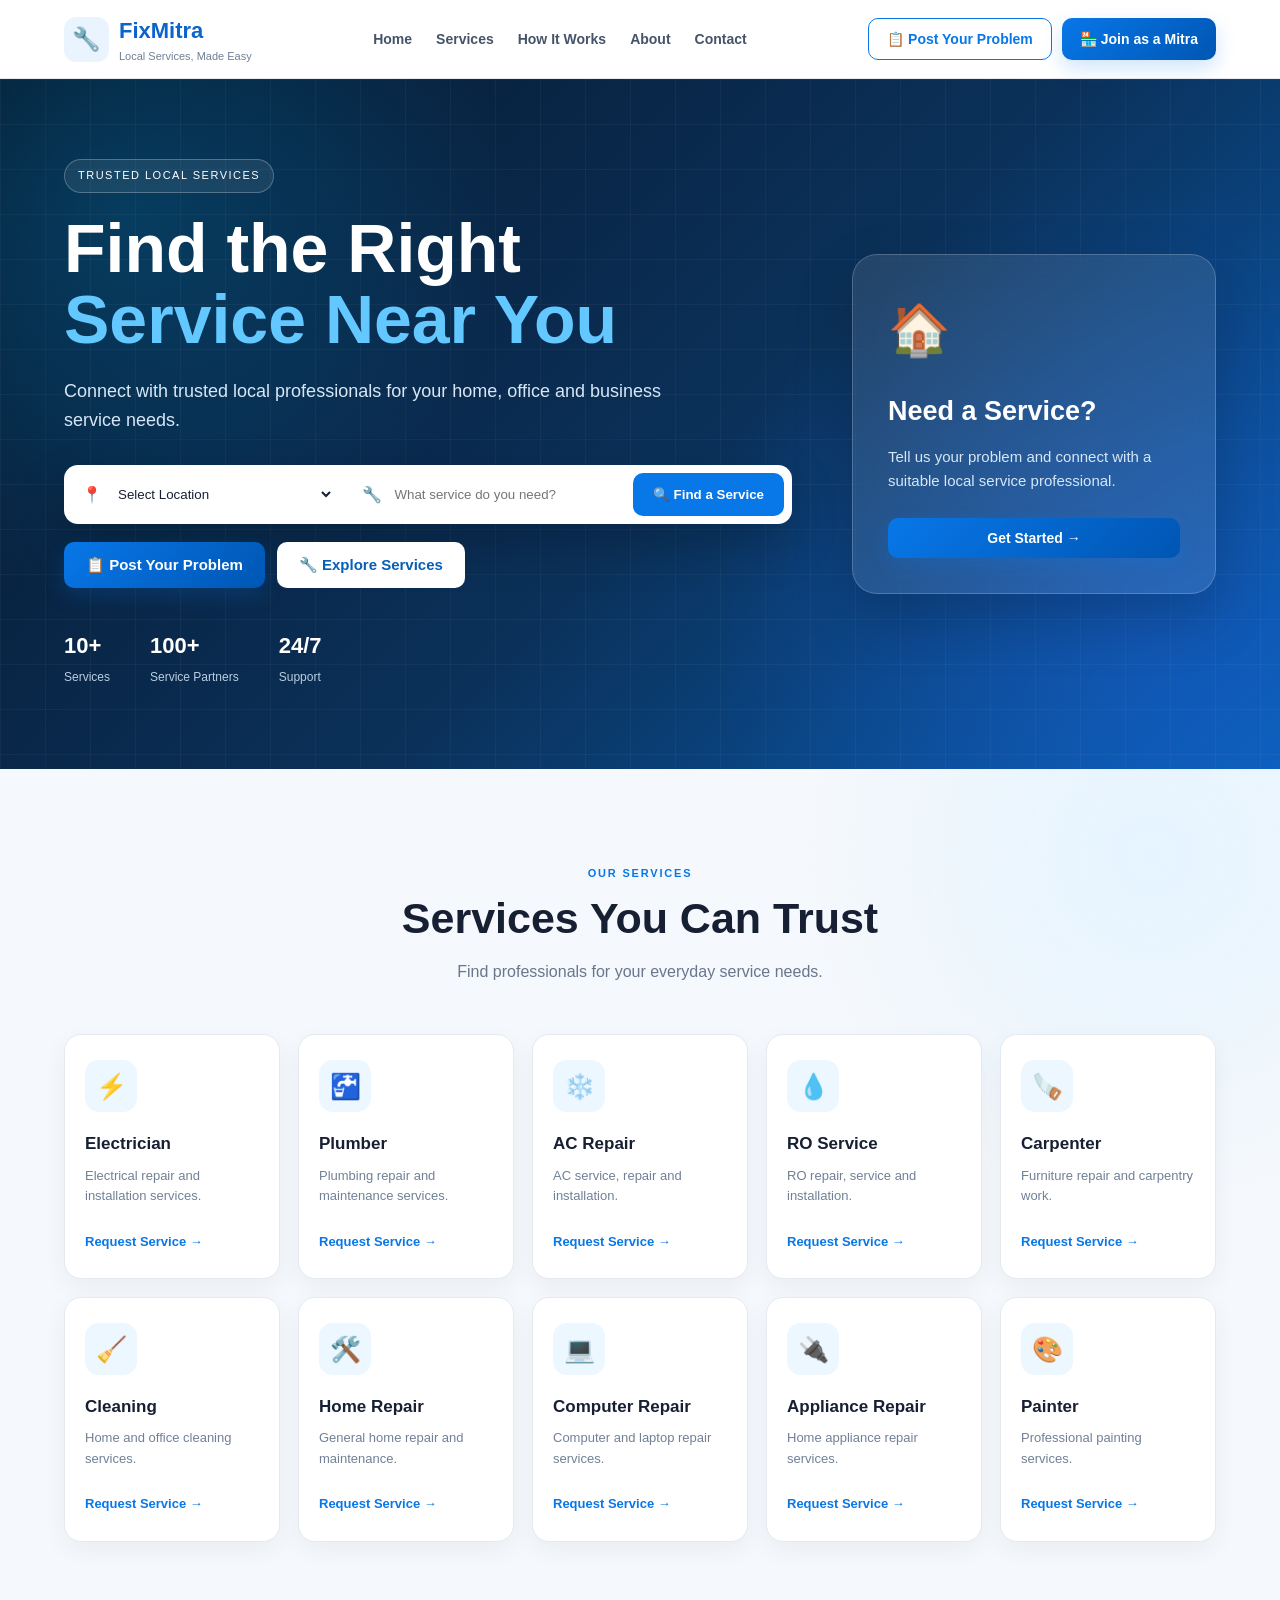
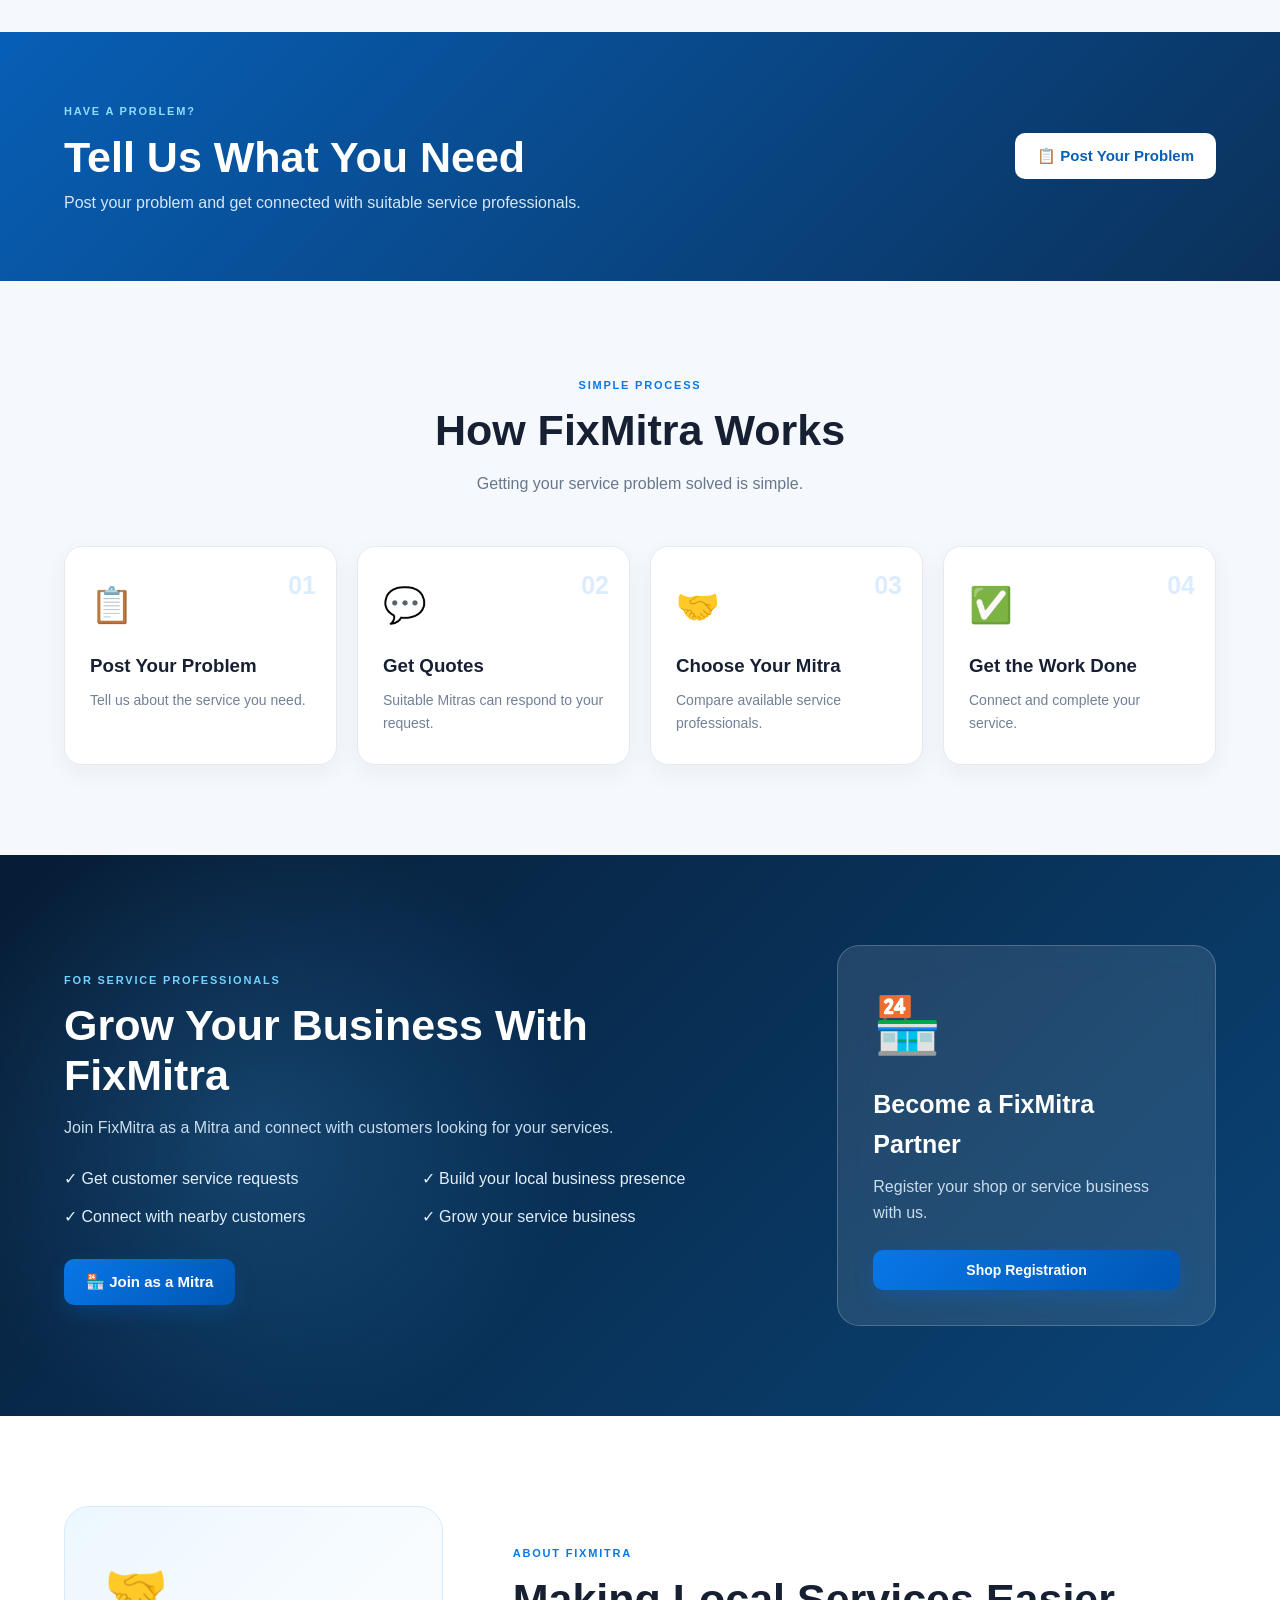
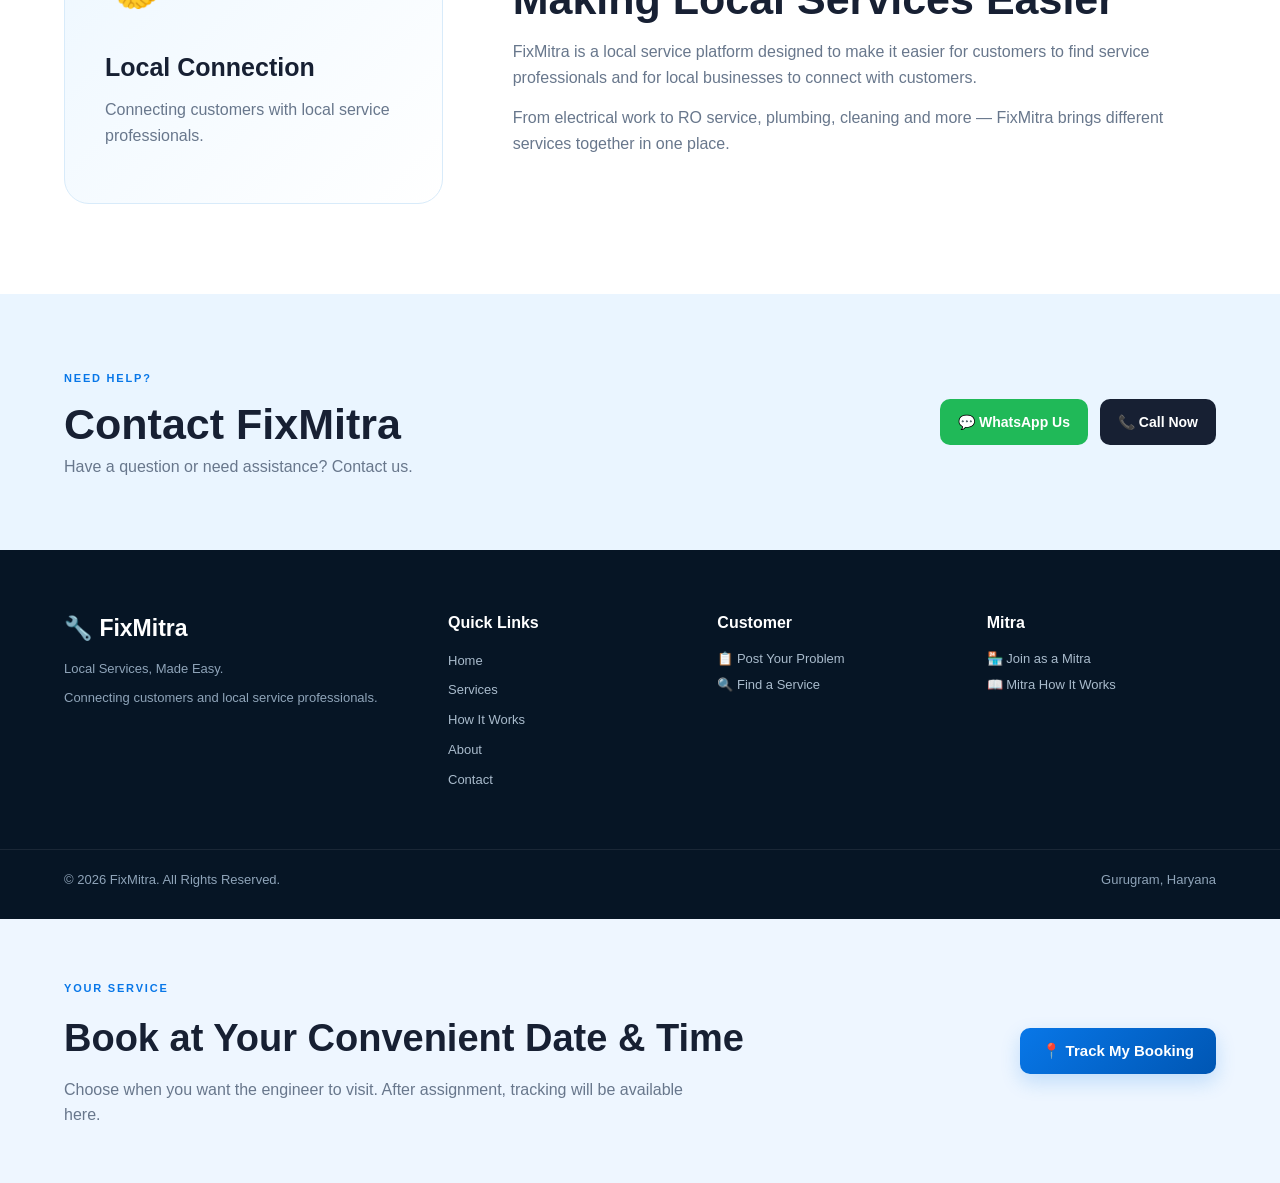
<file: fixmitra-index.html>
<!DOCTYPE html>
<html lang="en">

<head>
    <meta charset="UTF-8">

    <meta name="viewport" content="width=device-width, initial-scale=1.0">

    <title>FixMitra | Local Services, Made Easy</title>

    <meta name="description"
        content="FixMitra connects customers with trusted local service professionals for home and business services.">

    <link rel="stylesheet" href="style.css">
</head>

<body>

    <!-- ================= HEADER ================= -->

    <header class="header">

        <div class="container nav-container">

            <a href="#home" class="logo">
                <span class="logo-icon">🔧</span>

                <div>
                    <strong>FixMitra</strong>
                    <small>Local Services, Made Easy</small>
                </div>
            </a>

            <nav class="nav-menu">

                <a href="#home">Home</a>

                <a href="#services">Services</a>

                <a href="#how-it-works">How It Works</a>

                <a href="#about">About</a>

                <a href="#contact">Contact</a>

            </nav>

            <div class="header-buttons">

                <button class="btn btn-outline" onclick="openProblemForm()">
                    📋 Post Your Problem
                </button>

                <button class="btn btn-primary" onclick="openMitraForm()">
                    🏪 Join as a Mitra
                </button>

            </div>

        </div>

    </header>


    <!-- ================= HERO ================= -->

    <section class="hero" id="home">

        <div class="hero-background"></div>

        <div class="container hero-container">

            <div class="hero-content">

                <span class="hero-badge">
                    TRUSTED LOCAL SERVICES
                </span>

                <h1>
                    Find the Right
                    <span>Service Near You</span>
                </h1>

                <p>
                    Connect with trusted local professionals for your home,
                    office and business service needs.
                </p>


                <div class="search-box">

                    <div class="search-field">

                        <span>📍</span>

                        <select id="locationSelect">

                            <option value="">Select Location</option>

                            <option value="Gurugram">
                                Gurugram
                            </option>

                            <option value="Delhi">
                                Delhi
                            </option>

                            <option value="Noida">
                                Noida
                            </option>

                            <option value="Faridabad">
                                Faridabad
                            </option>

                        </select>

                    </div>


                    <div class="search-field">

                        <span>🔧</span>

                        <input
                            type="text"
                            id="serviceSearch"
                            placeholder="What service do you need?"
                        >

                    </div>


                    <button
                        class="search-button"
                        onclick="searchService()"
                    >
                        🔍 Find a Service
                    </button>

                </div>


                <div class="hero-buttons">

                    <button
                        class="btn btn-primary large-btn"
                        onclick="openProblemForm()"
                    >
                        📋 Post Your Problem
                    </button>

                    <button
                        class="btn btn-white large-btn"
                        onclick="document.getElementById('services').scrollIntoView({behavior:'smooth'})"
                    >
                        🔧 Explore Services
                    </button>

                </div>


                <div class="trust-row">

                    <div>
                        <strong>10+</strong>
                        <span>Services</span>
                    </div>

                    <div>
                        <strong>100+</strong>
                        <span>Service Partners</span>
                    </div>

                    <div>
                        <strong>24/7</strong>
                        <span>Support</span>
                    </div>

                </div>

            </div>


            <div class="hero-card">

                <div class="hero-card-icon">
                    🏠
                </div>

                <h3>
                    Need a Service?
                </h3>

                <p>
                    Tell us your problem and connect with a suitable local
                    service professional.
                </p>

                <button
                    class="btn btn-primary full-btn"
                    onclick="openProblemForm()"
                >
                    Get Started →
                </button>

            </div>

        </div>

    </section>


    <!-- ================= SERVICES ================= -->

    <section class="section services-section" id="services">

        <div class="container">

            <div class="section-heading">

                <span class="section-label">
                    OUR SERVICES
                </span>

                <h2>
                    Services You Can Trust
                </h2>

                <p>
                    Find professionals for your everyday service needs.
                </p>

            </div>


            <div class="services-grid">


                <div class="service-card">

                    <div class="service-icon">
                        ⚡
                    </div>

                    <h3>Electrician</h3>

                    <p>
                        Electrical repair and installation services.
                    </p>

                    <button onclick="openProblemForm('Electrician')">
                        Request Service →
                    </button>

                </div>


                <div class="service-card">

                    <div class="service-icon">
                        🚰
                    </div>

                    <h3>Plumber</h3>

                    <p>
                        Plumbing repair and maintenance services.
                    </p>

                    <button onclick="openProblemForm('Plumber')">
                        Request Service →
                    </button>

                </div>


                <div class="service-card">

                    <div class="service-icon">
                        ❄️
                    </div>

                    <h3>AC Repair</h3>

                    <p>
                        AC service, repair and installation.
                    </p>

                    <button onclick="openProblemForm('AC Repair')">
                        Request Service →
                    </button>

                </div>


                <div class="service-card">

                    <div class="service-icon">
                        💧
                    </div>

                    <h3>RO Service</h3>

                    <p>
                        RO repair, service and installation.
                    </p>

                    <button onclick="openProblemForm('RO Service')">
                        Request Service →
                    </button>

                </div>


                <div class="service-card">

                    <div class="service-icon">
                        🪚
                    </div>

                    <h3>Carpenter</h3>

                    <p>
                        Furniture repair and carpentry work.
                    </p>

                    <button onclick="openProblemForm('Carpenter')">
                        Request Service →
                    </button>

                </div>


                <div class="service-card">

                    <div class="service-icon">
                        🧹
                    </div>

                    <h3>Cleaning</h3>

                    <p>
                        Home and office cleaning services.
                    </p>

                    <button onclick="openProblemForm('Cleaning')">
                        Request Service →
                    </button>

                </div>


                <div class="service-card">

                    <div class="service-icon">
                        🛠️
                    </div>

                    <h3>Home Repair</h3>

                    <p>
                        General home repair and maintenance.
                    </p>

                    <button onclick="openProblemForm('Home Repair')">
                        Request Service →
                    </button>

                </div>


                <div class="service-card">

                    <div class="service-icon">
                        💻
                    </div>

                    <h3>Computer Repair</h3>

                    <p>
                        Computer and laptop repair services.
                    </p>

                    <button onclick="openProblemForm('Computer Repair')">
                        Request Service →
                    </button>

                </div>


                <div class="service-card">

                    <div class="service-icon">
                        🔌
                    </div>

                    <h3>Appliance Repair</h3>

                    <p>
                        Home appliance repair services.
                    </p>

                    <button onclick="openProblemForm('Appliance Repair')">
                        Request Service →
                    </button>

                </div>


                <div class="service-card">

                    <div class="service-icon">
                        🎨
                    </div>

                    <h3>Painter</h3>

                    <p>
                        Professional painting services.
                    </p>

                    <button onclick="openProblemForm('Painter')">
                        Request Service →
                    </button>

                </div>

            </div>

        </div>

    </section>


    <!-- ================= CUSTOMER SECTION ================= -->

    <section class="problem-section">

        <div class="container problem-container">

            <div>

                <span class="section-label">
                    HAVE A PROBLEM?
                </span>

                <h2>
                    Tell Us What You Need
                </h2>

                <p>
                    Post your problem and get connected with suitable
                    service professionals.
                </p>

            </div>


            <button
                class="btn btn-white large-btn"
                onclick="openProblemForm()"
            >
                📋 Post Your Problem
            </button>

        </div>

    </section>


    <!-- ================= HOW IT WORKS ================= -->

    <section class="section" id="how-it-works">

        <div class="container">

            <div class="section-heading">

                <span class="section-label">
                    SIMPLE PROCESS
                </span>

                <h2>
                    How FixMitra Works
                </h2>

                <p>
                    Getting your service problem solved is simple.
                </p>

            </div>


            <div class="steps-grid">


                <div class="step-card">

                    <div class="step-number">
                        01
                    </div>

                    <div class="step-icon">
                        📋
                    </div>

                    <h3>
                        Post Your Problem
                    </h3>

                    <p>
                        Tell us about the service you need.
                    </p>

                </div>


                <div class="step-card">

                    <div class="step-number">
                        02
                    </div>

                    <div class="step-icon">
                        💬
                    </div>

                    <h3>
                        Get Quotes
                    </h3>

                    <p>
                        Suitable Mitras can respond to your request.
                    </p>

                </div>


                <div class="step-card">

                    <div class="step-number">
                        03
                    </div>

                    <div class="step-icon">
                        🤝
                    </div>

                    <h3>
                        Choose Your Mitra
                    </h3>

                    <p>
                        Compare available service professionals.
                    </p>

                </div>


                <div class="step-card">

                    <div class="step-number">
                        04
                    </div>

                    <div class="step-icon">
                        ✅
                    </div>

                    <h3>
                        Get the Work Done
                    </h3>

                    <p>
                        Connect and complete your service.
                    </p>

                </div>

            </div>

        </div>

    </section>


    <!-- ================= MITRA SECTION ================= -->

    <section class="mitra-section" id="mitra-how-it-works">

        <div class="container mitra-container">

            <div class="mitra-content">

                <span class="section-label">
                    FOR SERVICE PROFESSIONALS
                </span>

                <h2>
                    Grow Your Business With FixMitra
                </h2>

                <p>
                    Join FixMitra as a Mitra and connect with customers
                    looking for your services.
                </p>


                <div class="mitra-features">

                    <div>
                        ✓ Get customer service requests
                    </div>

                    <div>
                        ✓ Build your local business presence
                    </div>

                    <div>
                        ✓ Connect with nearby customers
                    </div>

                    <div>
                        ✓ Grow your service business
                    </div>

                </div>


                <button
                    class="btn btn-primary large-btn"
                    onclick="openMitraForm()"
                >
                    🏪 Join as a Mitra
                </button>

            </div>


            <div class="mitra-card">

                <div class="mitra-card-icon">
                    🏪
                </div>

                <h3>
                    Become a FixMitra Partner
                </h3>

                <p>
                    Register your shop or service business with us.
                </p>

                <button
                    class="btn btn-primary full-btn"
                    onclick="openMitraForm()"
                >
                    Shop Registration
                </button>

            </div>

        </div>

    </section>


    <!-- ================= ABOUT ================= -->

    <section class="section about-section" id="about">

        <div class="container about-container">

            <div class="about-card">

                <div class="about-icon">
                    🤝
                </div>

                <h3>
                    Local Connection
                </h3>

                <p>
                    Connecting customers with local service professionals.
                </p>

            </div>


            <div class="about-content">

                <span class="section-label">
                    ABOUT FIXMITRA
                </span>

                <h2>
                    Making Local Services Easier
                </h2>

                <p>
                    FixMitra is a local service platform designed to make
                    it easier for customers to find service professionals
                    and for local businesses to connect with customers.
                </p>

                <p>
                    From electrical work to RO service, plumbing,
                    cleaning and more — FixMitra brings different
                    services together in one place.
                </p>

            </div>

        </div>

    </section>


    <!-- ================= CONTACT ================= -->

    <section class="contact-section" id="contact">

        <div class="container contact-container">

            <div>

                <span class="section-label">
                    NEED HELP?
                </span>

                <h2>
                    Contact FixMitra
                </h2>

                <p>
                    Have a question or need assistance? Contact us.
                </p>

            </div>


            <div class="contact-buttons">

                <a
                    href="https://wa.me/917042703848"
                    target="_blank"
                    class="btn btn-whatsapp"
                >
                    💬 WhatsApp Us
                </a>

                <a
                    href="tel:+917042703848"
                    class="btn btn-call"
                >
                    📞 Call Now
                </a>

            </div>

        </div>

    </section>


    <!-- ================= FOOTER ================= -->

    <footer class="footer">

        <div class="container footer-grid">

            <div class="footer-brand">

                <h3>
                    🔧 FixMitra
                </h3>

                <p>
                    Local Services, Made Easy.
                </p>

                <p>
                    Connecting customers and local service professionals.
                </p>

            </div>


            <div>

                <h4>
                    Quick Links
                </h4>

                <a href="#home">Home</a>

                <a href="#services">Services</a>

                <a href="#how-it-works">How It Works</a>

                <a href="#about">About</a>

                <a href="#contact">Contact</a>

            </div>


            <div>

                <h4>
                    Customer
                </h4>

                <button onclick="openProblemForm()">
                    📋 Post Your Problem
                </button>

                <a href="#services">
                    🔍 Find a Service
                </a>

            </div>


            <div>

                <h4>
                    Mitra
                </h4>

                <button onclick="openMitraForm()">
                    🏪 Join as a Mitra
                </button>

                <a href="#mitra-how-it-works">
                    📖 Mitra How It Works
                </a>

            </div>

        </div>


        <div class="footer-bottom">

            <p>
                © 2026 FixMitra. All Rights Reserved.
            </p>

            <p>
                Gurugram, Haryana
            </p>

        </div>

    </footer>


    <!-- ================= BOOKING / TRACKING SHORTCUT ================= -->

    <section class="booking-tools-section">
        <div class="container booking-tools-container">
            <div>
                <span class="section-label">YOUR SERVICE</span>
                <h2>Book at Your Convenient Date & Time</h2>
                <p>Choose when you want the engineer to visit. After assignment, tracking will be available here.</p>
            </div>
            <button class="btn btn-primary large-btn" onclick="openBookingTracker()">📍 Track My Booking</button>
        </div>
    </section>


    <!-- ================= CUSTOMER POPUP ================= -->

    <div
        class="modal"
        id="problemModal"
    >

        <div class="modal-content">

            <button
                class="close-btn"
                onclick="closeProblemForm()"
            >
                ×
            </button>

            <div class="modal-heading">

                <span>
                    📋
                </span>

                <div>

                    <h2>
                        Post Your Problem
                    </h2>

                    <p>
                        Tell us what service you need.
                    </p>

                </div>

            </div>


            <form id="problemForm">

                <div class="form-group">

                    <label>
                        Service
                    </label>

                    <select id="problemService" required>

                        <option value="">
                            Select Service
                        </option>

                        <option>Electrician</option>

                        <option>Plumber</option>

                        <option>AC Repair</option>

                        <option>RO Service</option>

                        <option>Carpenter</option>

                        <option>Cleaning</option>

                        <option>Home Repair</option>

                        <option>Computer Repair</option>

                        <option>Appliance Repair</option>

                        <option>Painter</option>

                    </select>

                </div>


                <div class="form-row">

                    <div class="form-group">

                        <label>
                            Your Name
                        </label>

                        <input
                            type="text"
                            id="customerName"
                            placeholder="Enter your name"
                            required
                        >

                    </div>


                    <div class="form-group">

                        <label>
                            Mobile Number
                        </label>

                        <input
                            type="tel"
                            id="customerMobile"
                            placeholder="10 digit mobile number"
                            maxlength="10"
                            required
                        >

                    </div>

                </div>


                <div class="form-group">

                    <label>
                        Location
                    </label>

                    <select id="customerLocation" required>

                        <option value="">
                            Select Location
                        </option>

                        <option>Gurugram</option>

                        <option>Delhi</option>

                        <option>Noida</option>

                        <option>Faridabad</option>

                    </select>

                </div>


                <div class="form-group">

                    <label>
                        Preferred Service Date
                    </label>

                    <input
                        type="date"
                        id="bookingDate"
                        required
                    >

                </div>


                <div class="form-group">

                    <label>
                        Preferred Time Slot
                    </label>

                    <select id="bookingTime" required>
                        <option value="">Select Time Slot</option>
                        <option>09:00 AM - 11:00 AM</option>
                        <option>11:00 AM - 01:00 PM</option>
                        <option>02:00 PM - 04:00 PM</option>
                        <option>04:00 PM - 06:00 PM</option>
                        <option>06:00 PM - 08:00 PM</option>
                    </select>

                </div>


                <div class="location-tools">
                    <button type="button" class="small-btn" onclick="useMyLocation()">📍 Use My Location</button>
                    <span id="locationStatus">Location not detected</span>
                </div>


                <div class="charge-box" id="chargeBox">
                    <div class="charge-title">💰 Estimated Visit & Inspection Charges</div>
                    <div class="charge-grid">
                        <div><span>Vehicle</span><strong id="vehicleRate">Select location</strong></div>
                        <div><span>Distance</span><strong id="distanceValue">--</strong></div>
                        <div><span>Visit Charge</span><strong id="visitCharge">₹0</strong></div>
                        <div><span>Inspection</span><strong>₹199</strong></div>
                    </div>
                    <div class="charge-total">Estimated total: <strong id="estimatedTotal">₹199</strong></div>
                    <p>Final travel distance will be confirmed after engineer assignment.</p>
                </div>


                <div class="form-group">

                    <label>
                        Address
                    </label>

                    <input
                        type="text"
                        id="customerAddress"
                        placeholder="Enter your address"
                        required
                    >

                </div>


                <div class="form-group">

                    <label>
                        Describe Your Problem
                    </label>

                    <textarea
                        id="customerProblem"
                        rows="4"
                        placeholder="Tell us about your problem..."
                        required
                    ></textarea>

                </div>


                <div class="form-group">

                    <label>
                        Upload Photo
                    </label>

                    <input
                        type="file"
                        id="customerPhoto"
                        accept="image/*"
                    >

                </div>


                <button
                    type="submit"
                    class="btn btn-primary full-btn"
                >
                    Submit Problem →
                </button>

            </form>

        </div>

    </div>


    <!-- ================= BOOKING TRACKER POPUP ================= -->

    <div class="modal" id="trackerModal">
        <div class="modal-content">
            <button class="close-btn" onclick="closeBookingTracker()">×</button>
            <div class="modal-heading">
                <span>📍</span>
                <div>
                    <h2>Track My Booking</h2>
                    <p>View your latest FixMitra service request.</p>
                </div>
            </div>
            <div id="trackerContent"></div>
        </div>
    </div>


    <!-- ================= MITRA POPUP ================= -->

    <div
        class="modal"
        id="mitraModal"
    >

        <div class="modal-content large-modal">

            <button
                class="close-btn"
                onclick="closeMitraForm()"
            >
                ×
            </button>

            <div class="modal-heading">

                <span>
                    🏪
                </span>

                <div>

                    <h2>
                        Join as a Mitra
                    </h2>

                    <p>
                        Register your shop or service business.
                    </p>

                </div>

            </div>


            <form id="mitraForm">


                <div class="form-row">

                    <div class="form-group">

                        <label>
                            Owner Name
                        </label>

                        <input
                            type="text"
                            id="ownerName"
                            placeholder="Enter owner name"
                            required
                        >

                    </div>


                    <div class="form-group">

                        <label>
                            Business Name
                        </label>

                        <input
                            type="text"
                            id="businessName"
                            placeholder="Enter business name"
                            required
                        >

                    </div>

                </div>


                <div class="form-row">

                    <div class="form-group">

                        <label>
                            Mobile Number
                        </label>

                        <input
                            type="tel"
                            id="mitraMobile"
                            placeholder="10 digit mobile number"
                            maxlength="10"
                            required
                        >

                    </div>


                    <div class="form-group">

                        <label>
                            Email
                        </label>

                        <input
                            type="email"
                            id="mitraEmail"
                            placeholder="Enter email address"
                            required
                        >

                    </div>

                </div>


                <div class="form-row">

                    <div class="form-group">

                        <label>
                            Service
                        </label>

                        <select id="mitraService" required>

                            <option value="">
                                Select Service
                            </option>

                            <option>Electrician</option>

                            <option>Plumber</option>

                            <option>AC Repair</option>

                            <option>RO Service</option>

                            <option>Carpenter</option>

                            <option>Cleaning</option>

                            <option>Home Repair</option>

                            <option>Computer Repair</option>

                            <option>Appliance Repair</option>

                            <option>Painter</option>

                        </select>

                    </div>


                    <div class="form-group">

                        <label>
                            Location
                        </label>

                        <select id="mitraLocation" required>

                            <option value="">
                                Select Location
                            </option>

                            <option>Gurugram</option>

                            <option>Delhi</option>

                            <option>Noida</option>

                            <option>Faridabad</option>

                        </select>

                    </div>

                </div>


                <div class="form-group">

                    <label>
                        Business Address
                    </label>

                    <input
                        type="text"
                        id="mitraAddress"
                        placeholder="Enter complete business address"
                        required
                    >

                </div>


                <div class="form-row">

                    <div class="form-group">

                        <label>
                            Experience
                        </label>

                        <select id="mitraExperience" required>

                            <option value="">
                                Select Experience
                            </option>

                            <option>Less than 1 year</option>

                            <option>1 - 3 years</option>

                            <option>3 - 5 years</option>

                            <option>5 - 10 years</option>

                            <option>10+ years</option>

                        </select>

                    </div>


                    <div class="form-group">

                        <label>
                            Password
                        </label>

                        <input
                            type="password"
                            id="mitraPassword"
                            placeholder="Create password"
                            required
                        >

                    </div>

                </div>


                <!-- MOBILE OTP -->

                <div class="verification-box">

                    <h4>
                        📱 Mobile Verification
                    </h4>

                    <div class="otp-row">

                        <input
                            type="text"
                            id="mobileOTP"
                            placeholder="Enter OTP"
                            maxlength="6"
                        >

                        <button
                            type="button"
                            class="small-btn"
                            onclick="sendMobileOTP()"
                        >
                            Send OTP
                        </button>

                        <button
                            type="button"
                            class="small-btn"
                            onclick="verifyMobileOTP()"
                        >
                            Verify
                        </button>

                    </div>

                    <small id="mobileStatus">
                        Demo OTP: 123456
                    </small>

                </div>


                <!-- EMAIL OTP -->

                <div class="verification-box">

                    <h4>
                        📧 Email Verification
                    </h4>

                    <div class="otp-row">

                        <input
                            type="text"
                            id="emailOTP"
                            placeholder="Enter OTP"
                            maxlength="6"
                        >

                        <button
                            type="button"
                            class="small-btn"
                            onclick="sendEmailOTP()"
                        >
                            Send OTP
                        </button>

                        <button
                            type="button"
                            class="small-btn"
                            onclick="verifyEmailOTP()"
                        >
                            Verify
                        </button>

                    </div>

                    <small id="emailStatus">
                        Demo OTP: 654321
                    </small>

                </div>


                <div class="form-group">

                    <label>
                        Shop Photo
                    </label>

                    <input
                        type="file"
                        id="shopPhoto"
                        accept="image/*"
                    >

                </div>


                <label class="checkbox-label">

                    <input
                        type="checkbox"
                        id="mitraTerms"
                        required
                    >

                    <span>
                        I confirm that the information provided by me is correct.
                    </span>

                </label>


                <button
                    type="submit"
                    class="btn btn-primary full-btn"
                >
                    🏪 Submit Registration
                </button>


                <p class="pending-note">
                    After registration, your profile will remain
                    <strong>PENDING</strong> until admin review.
                </p>

            </form>

        </div>

    </div>


    <!-- ================= BOOKING CONFIRMATION POPUP ================= -->

    <div class="modal" id="confirmationModal">
        <div class="modal-content">
            <button class="close-btn" onclick="closeConfirmationModal()">×</button>
            <div class="modal-heading">
                <span>✅</span>
                <div>
                    <h2>FixMitra Booking</h2>
                    <p>Booking details and estimated charges.</p>
                </div>
            </div>
            <div id="confirmationContent"></div>
        </div>
    </div>


    <script src="script.js"></script>

</body>

</html>
</file>
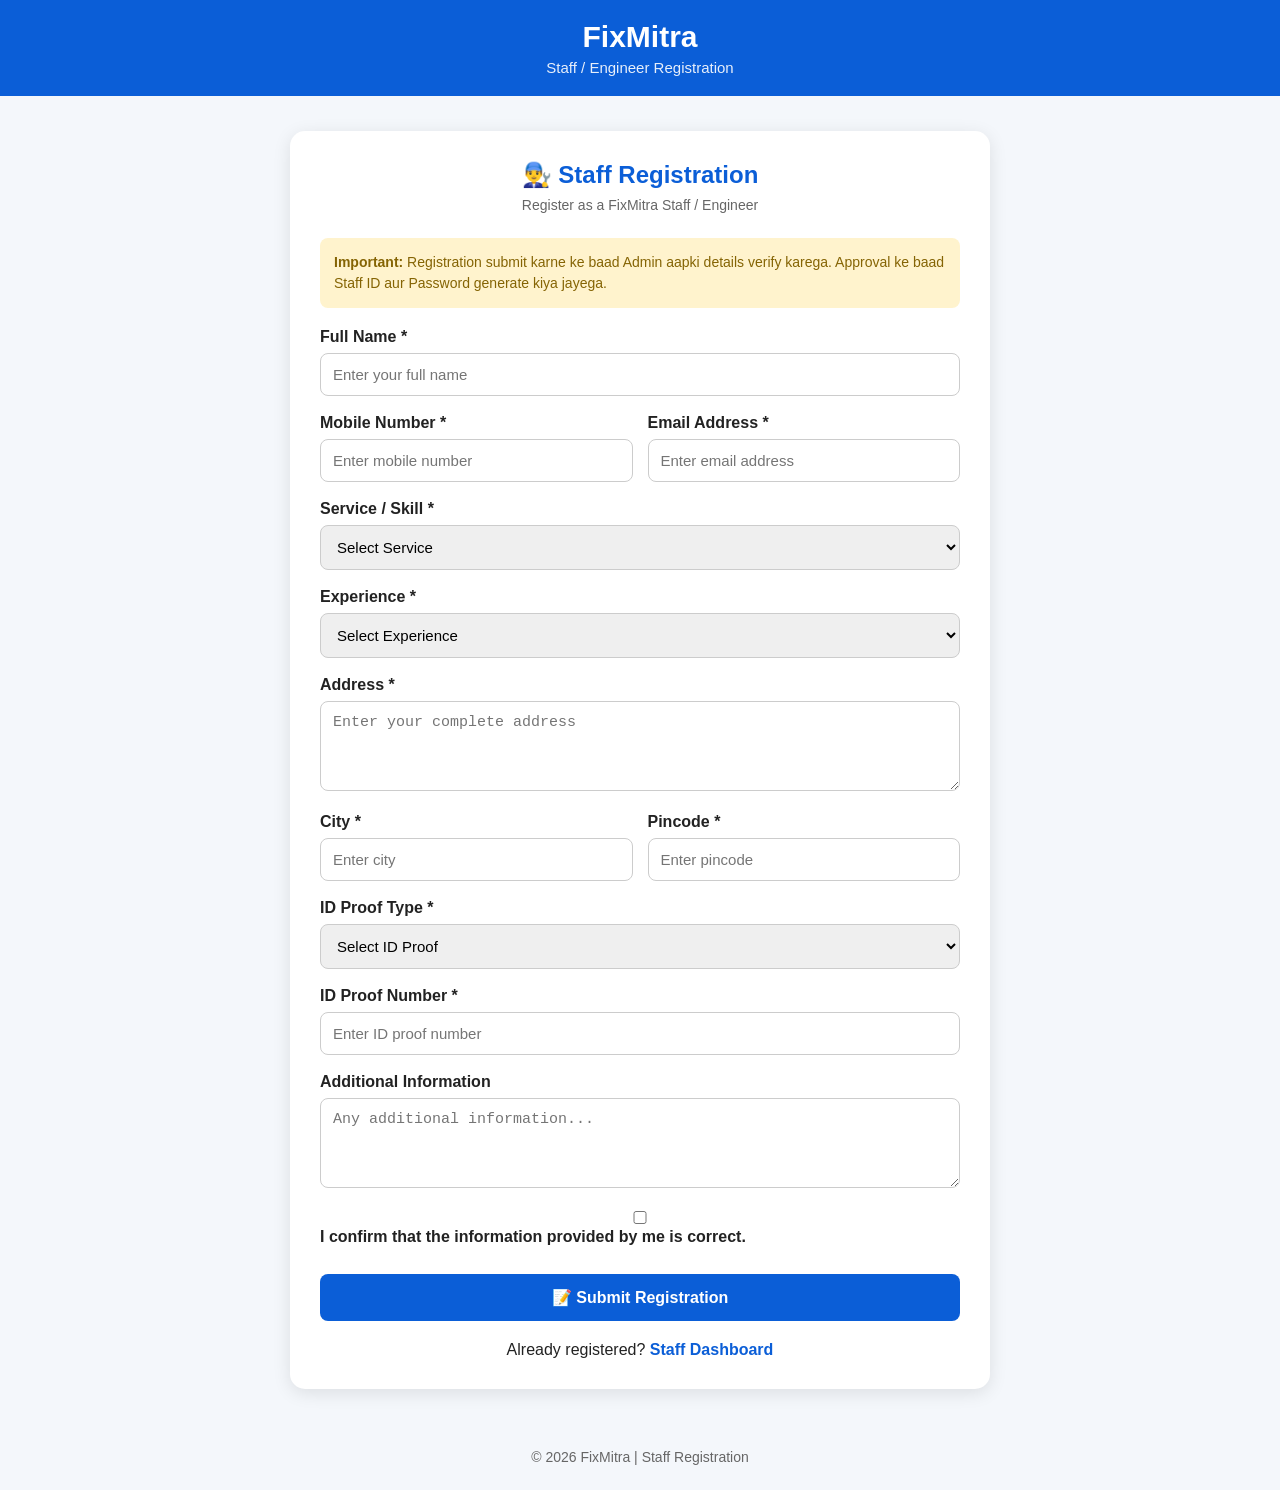
<file: staff-registration.html>
<!DOCTYPE html>
<html lang="en">

<head>
    <meta charset="UTF-8">

    <meta name="viewport" content="width=device-width, initial-scale=1.0">

    <title>FixMitra - Staff Registration</title>

    <style>
        * {
            margin: 0;
            padding: 0;
            box-sizing: border-box;
        }

        body {
            font-family: Arial, sans-serif;
            background: #f4f7fb;
            color: #222;
        }

        /* Header */

        .header {
            background: #0b5ed7;
            color: white;
            padding: 20px 5%;
            text-align: center;
        }

        .header h1 {
            font-size: 30px;
            margin-bottom: 5px;
        }

        .header p {
            font-size: 15px;
            opacity: 0.9;
        }


        /* Registration Container */

        .registration-container {
            width: 92%;
            max-width: 700px;
            margin: 35px auto;
            background: white;
            padding: 30px;
            border-radius: 15px;
            box-shadow: 0 4px 18px rgba(0, 0, 0, 0.10);
        }


        .registration-container h2 {
            text-align: center;
            color: #0b5ed7;
            margin-bottom: 8px;
        }

        .registration-intro {
            text-align: center;
            color: #666;
            margin-bottom: 25px;
            font-size: 14px;
        }


        /* Form */

        .form-group {
            margin-bottom: 18px;
        }

        .form-group label {
            display: block;
            font-weight: bold;
            margin-bottom: 7px;
        }

        .form-group input,
        .form-group select,
        .form-group textarea {
            width: 100%;
            padding: 12px;
            border: 1px solid #ccc;
            border-radius: 8px;
            font-size: 15px;
            outline: none;
        }

        .form-group input:focus,
        .form-group select:focus,
        .form-group textarea:focus {
            border-color: #0b5ed7;
        }

        .form-group textarea {
            min-height: 90px;
            resize: vertical;
        }


        /* Two Column */

        .form-row {
            display: grid;
            grid-template-columns: 1fr 1fr;
            gap: 15px;
        }


        /* Submit Button */

        .submit-btn {
            width: 100%;
            background: #0b5ed7;
            color: white;
            border: none;
            padding: 14px;
            border-radius: 8px;
            font-size: 16px;
            font-weight: bold;
            cursor: pointer;
            margin-top: 10px;
        }

        .submit-btn:hover {
            opacity: 0.9;
        }


        /* Login Link */

        .login-link {
            text-align: center;
            margin-top: 20px;
        }

        .login-link a {
            color: #0b5ed7;
            text-decoration: none;
            font-weight: bold;
        }


        /* Important Note */

        .note {
            background: #fff3cd;
            color: #856404;
            padding: 14px;
            border-radius: 8px;
            margin-bottom: 20px;
            font-size: 14px;
            line-height: 1.5;
        }


        /* Success Message */

        #successMessage {
            display: none;
            background: #d1e7dd;
            color: #0f5132;
            padding: 18px;
            border-radius: 8px;
            margin-top: 20px;
            text-align: center;
            line-height: 1.6;
        }


        /* Footer */

        footer {
            text-align: center;
            padding: 25px;
            color: #666;
            font-size: 14px;
        }


        /* Mobile */

        @media (max-width: 600px) {

            .registration-container {
                padding: 20px;
                margin: 20px auto;
            }

            .form-row {
                grid-template-columns: 1fr;
                gap: 0;
            }

            .header h1 {
                font-size: 25px;
            }
        }

    </style>

</head>


<body>


    <!-- Header -->

    <header class="header">

        <h1>FixMitra</h1>

        <p>Staff / Engineer Registration</p>

    </header>



    <!-- Registration Form -->

    <div class="registration-container">

        <h2>👨‍🔧 Staff Registration</h2>

        <p class="registration-intro">
            Register as a FixMitra Staff / Engineer
        </p>


        <!-- Important Note -->

        <div class="note">

            <strong>Important:</strong>

            Registration submit karne ke baad
            Admin aapki details verify karega.

            Approval ke baad Staff ID aur Password
            generate kiya jayega.

        </div>



        <form id="staffRegistrationForm">


            <!-- Name -->

            <div class="form-group">

                <label for="staffName">
                    Full Name *
                </label>

                <input
                    type="text"
                    id="staffName"
                    name="staffName"
                    placeholder="Enter your full name"
                    required
                >

            </div>



            <!-- Mobile + Email -->

            <div class="form-row">


                <div class="form-group">

                    <label for="staffMobile">
                        Mobile Number *
                    </label>

                    <input
                        type="tel"
                        id="staffMobile"
                        name="staffMobile"
                        placeholder="Enter mobile number"
                        maxlength="10"
                        required
                    >

                </div>



                <div class="form-group">

                    <label for="staffEmail">
                        Email Address *
                    </label>

                    <input
                        type="email"
                        id="staffEmail"
                        name="staffEmail"
                        placeholder="Enter email address"
                        required
                    >

                </div>

            </div>



            <!-- Service -->

            <div class="form-group">

                <label for="service">

                    Service / Skill *

                </label>


                <select
                    id="service"
                    name="service"
                    required
                >

                    <option value="">
                        Select Service
                    </option>

                    <option value="RO Service">
                        RO Service
                    </option>

                    <option value="RO Installation">
                        RO Installation
                    </option>

                    <option value="RO Repair">
                        RO Repair
                    </option>

                    <option value="Electrical">
                        Electrical
                    </option>

                    <option value="Plumbing">
                        Plumbing
                    </option>

                    <option value="AC Service">
                        AC Service
                    </option>

                    <option value="Other">
                        Other
                    </option>

                </select>

            </div>



            <!-- Experience -->

            <div class="form-group">

                <label for="experience">

                    Experience *

                </label>


                <select
                    id="experience"
                    name="experience"
                    required
                >

                    <option value="">
                        Select Experience
                    </option>

                    <option value="Fresher">
                        Fresher
                    </option>

                    <option value="Less than 1 year">
                        Less than 1 year
                    </option>

                    <option value="1-3 years">
                        1-3 Years
                    </option>

                    <option value="3-5 years">
                        3-5 Years
                    </option>

                    <option value="5+ years">
                        5+ Years
                    </option>

                </select>

            </div>



            <!-- Address -->

            <div class="form-group">

                <label for="address">

                    Address *

                </label>


                <textarea
                    id="address"
                    name="address"
                    placeholder="Enter your complete address"
                    required
                ></textarea>

            </div>



            <!-- City -->

            <div class="form-row">


                <div class="form-group">

                    <label for="city">
                        City *
                    </label>

                    <input
                        type="text"
                        id="city"
                        name="city"
                        placeholder="Enter city"
                        required
                    >

                </div>



                <div class="form-group">

                    <label for="pincode">
                        Pincode *
                    </label>

                    <input
                        type="text"
                        id="pincode"
                        name="pincode"
                        placeholder="Enter pincode"
                        maxlength="6"
                        required
                    >

                </div>

            </div>



            <!-- ID Proof -->

            <div class="form-group">

                <label for="idProof">

                    ID Proof Type *

                </label>


                <select
                    id="idProof"
                    name="idProof"
                    required
                >

                    <option value="">
                        Select ID Proof
                    </option>

                    <option value="Aadhaar">
                        Aadhaar Card
                    </option>

                    <option value="PAN">
                        PAN Card
                    </option>

                    <option value="Driving License">
                        Driving License
                    </option>

                    <option value="Voter ID">
                        Voter ID
                    </option>

                </select>

            </div>



            <!-- ID Number -->

            <div class="form-group">

                <label for="idNumber">

                    ID Proof Number *

                </label>


                <input
                    type="text"
                    id="idNumber"
                    name="idNumber"
                    placeholder="Enter ID proof number"
                    required
                >

            </div>



            <!-- Additional Information -->

            <div class="form-group">

                <label for="message">

                    Additional Information

                </label>


                <textarea
                    id="message"
                    name="message"
                    placeholder="Any additional information..."
                ></textarea>

            </div>



            <!-- Terms -->

            <div class="form-group">

                <label>

                    <input
                        type="checkbox"
                        id="terms"
                        required
                    >

                    I confirm that the information provided
                    by me is correct.

                </label>

            </div>



            <!-- Submit -->

            <button
                type="submit"
                class="submit-btn"
            >

                📝 Submit Registration

            </button>


        </form>



        <!-- Success -->

        <div id="successMessage">

            <strong>✅ Registration Submitted Successfully!</strong>

            <br><br>

            Your registration has been sent for Admin approval.

            <br>

            After approval, your Staff ID and Password
            will be generated.

        </div>



        <!-- Login -->

        <div class="login-link">

            Already registered?

            <a href="staff.html">
                Staff Dashboard
            </a>

        </div>

    </div>



    <!-- Footer -->

    <footer>

        © 2026 FixMitra | Staff Registration

    </footer>



    <!-- JavaScript -->

    <script>

        document
            .getElementById("staffRegistrationForm")
            .addEventListener("submit", function(event) {

                event.preventDefault();


                const name =
                    document.getElementById("staffName").value.trim();

                const mobile =
                    document.getElementById("staffMobile").value.trim();

                const email =
                    document.getElementById("staffEmail").value.trim();


                if (name === "" ||
                    mobile === "" ||
                    email === "") {

                    alert(
                        "Please fill all required fields."
                    );

                    return;

                }


                if (!/^[0-9]{10}$/.test(mobile)) {

                    alert(
                        "Please enter a valid 10 digit mobile number."
                    );

                    return;

                }


                const confirmSubmit =
                    confirm(
                        "Are you sure you want to submit your Staff Registration?"
                    );


                if (!confirmSubmit) {
                    return;
                }


                /*
                 * Current stage:
                 * Demo registration only.
                 *
                 * Later this form will be connected
                 * with the FixMitra backend/database.
                 */


                document
                    .getElementById("staffRegistrationForm")
                    .style.display = "none";


                document
                    .getElementById("successMessage")
                    .style.display = "block";


                window.scrollTo({
                    top: 0,
                    behavior: "smooth"
                });

            });

    </script>


</body>

</html>
</file>
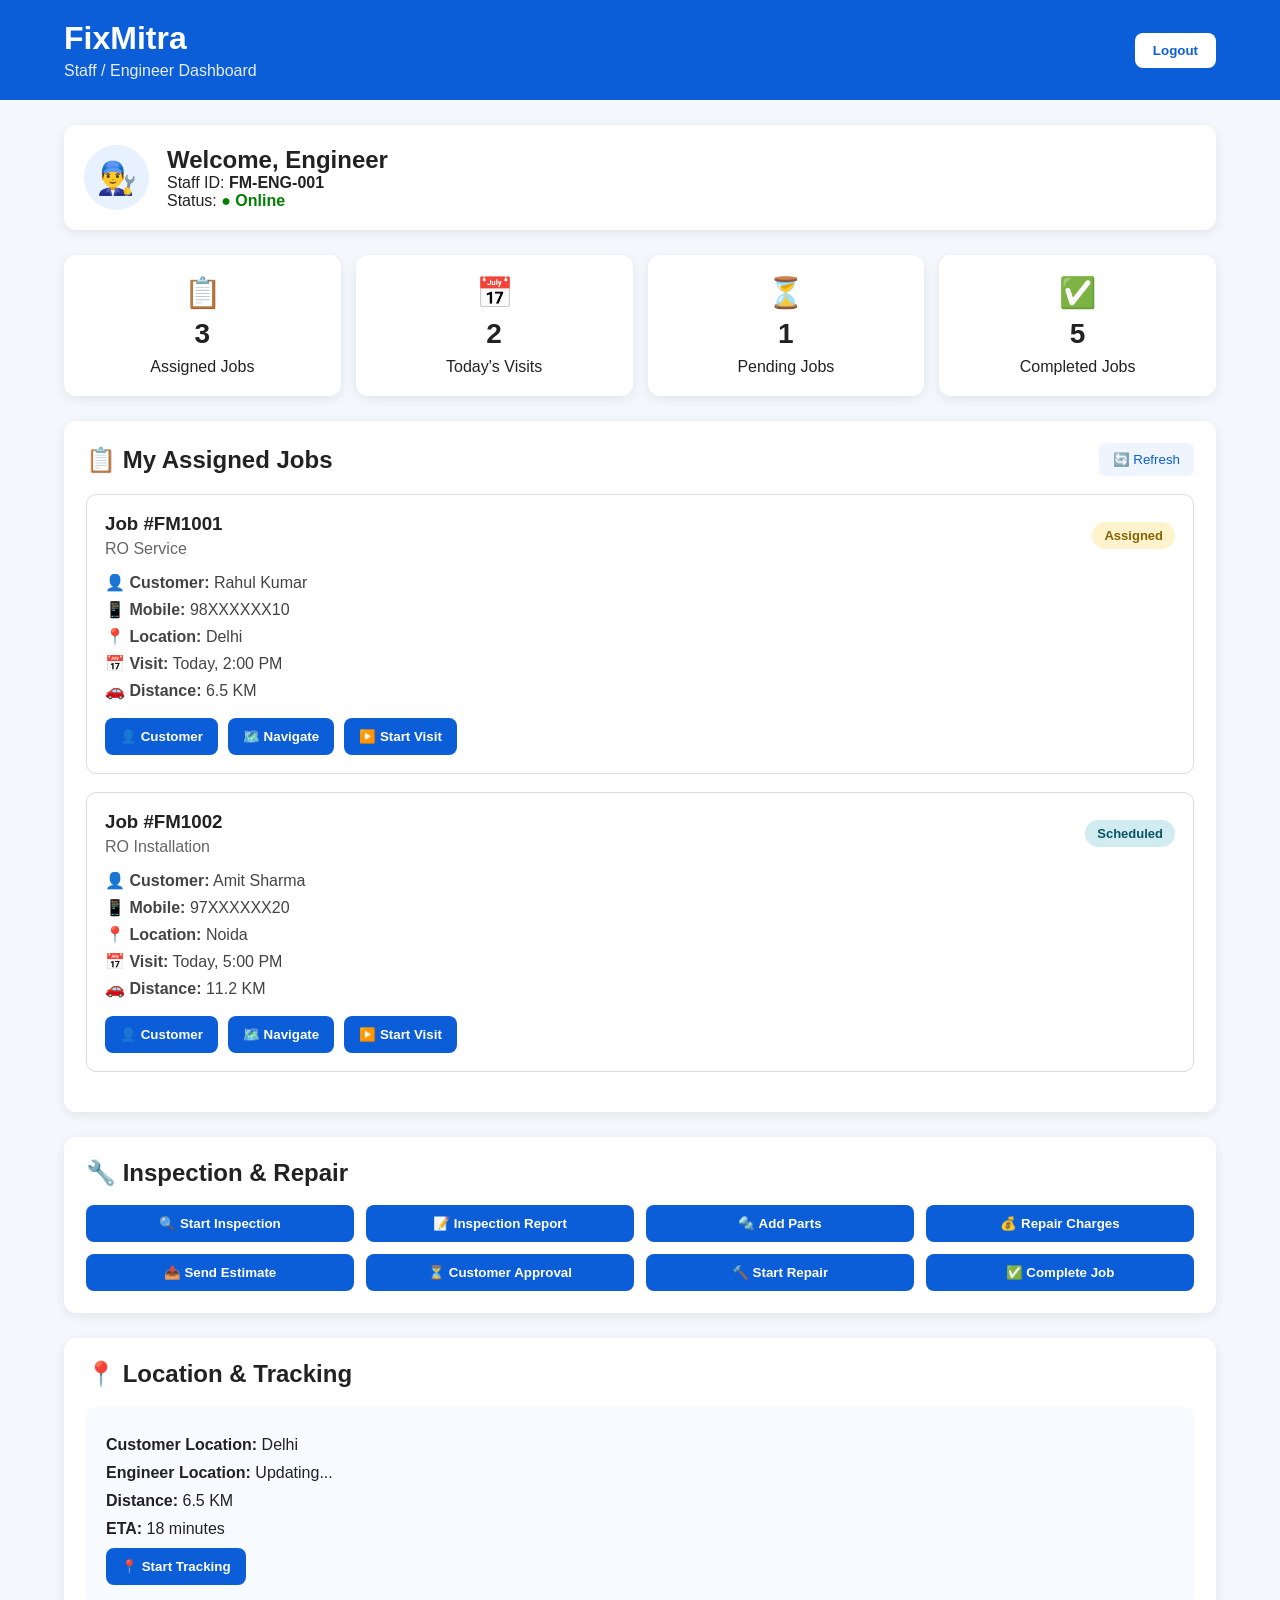
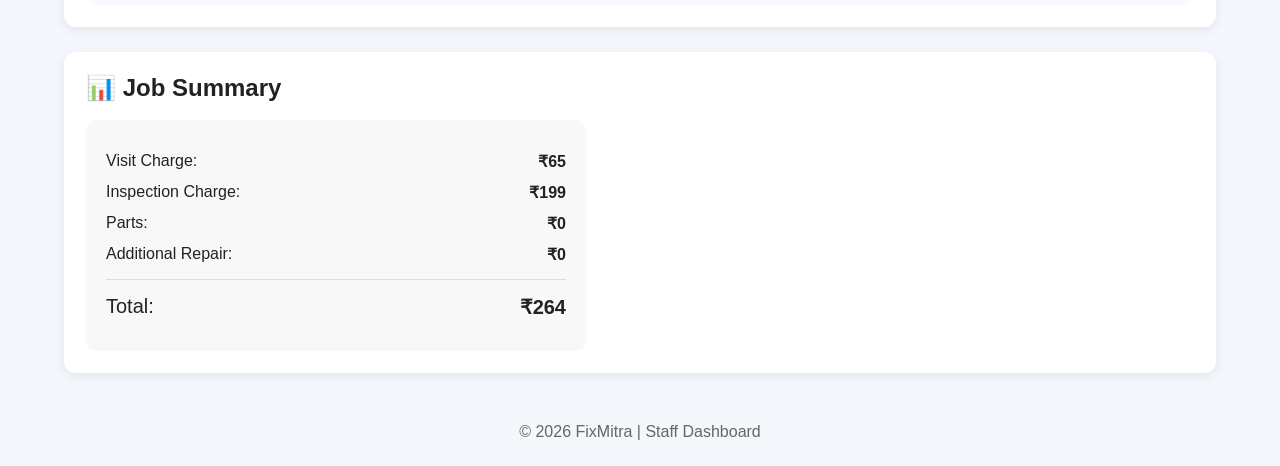
<file: staff.html>
<!DOCTYPE html>
<html lang="en">
<head>
    <meta charset="UTF-8">
    <meta name="viewport" content="width=device-width, initial-scale=1.0">

    <title>FixMitra - Staff Dashboard</title>

    <link rel="stylesheet" href="staff.css">
</head>

<body>

    <!-- Header -->
    <header class="staff-header">
        <div>
            <h1>FixMitra</h1>
            <p>Staff / Engineer Dashboard</p>
        </div>

        <button class="logout-btn" onclick="logoutStaff()">
            Logout
        </button>
    </header>


    <!-- Staff Profile -->
    <section class="staff-profile">
        <div class="profile-icon">👨‍🔧</div>

        <div>
            <h2>Welcome, Engineer</h2>
            <p>Staff ID: <strong>FM-ENG-001</strong></p>
            <p>Status: <span class="online">● Online</span></p>
        </div>
    </section>


    <!-- Dashboard Stats -->
    <section class="stats-container">

        <div class="stat-card">
            <span>📋</span>
            <h3 id="totalJobs">3</h3>
            <p>Assigned Jobs</p>
        </div>

        <div class="stat-card">
            <span>📅</span>
            <h3 id="todayJobs">2</h3>
            <p>Today's Visits</p>
        </div>

        <div class="stat-card">
            <span>⏳</span>
            <h3 id="pendingJobs">1</h3>
            <p>Pending Jobs</p>
        </div>

        <div class="stat-card">
            <span>✅</span>
            <h3 id="completedJobs">5</h3>
            <p>Completed Jobs</p>
        </div>

    </section>


    <!-- Assigned Jobs -->
    <section class="dashboard-section">

        <div class="section-title">
            <h2>📋 My Assigned Jobs</h2>

            <button class="refresh-btn" onclick="refreshJobs()">
                🔄 Refresh
            </button>
        </div>


        <!-- Job Card -->
        <div class="job-card">

            <div class="job-top">
                <div>
                    <h3>Job #FM1001</h3>
                    <p class="service-name">RO Service</p>
                </div>

                <span class="status pending">
                    Assigned
                </span>
            </div>


            <div class="job-details">

                <p>
                    👤 <strong>Customer:</strong>
                    Rahul Kumar
                </p>

                <p>
                    📱 <strong>Mobile:</strong>
                    98XXXXXX10
                </p>

                <p>
                    📍 <strong>Location:</strong>
                    Delhi
                </p>

                <p>
                    📅 <strong>Visit:</strong>
                    Today, 2:00 PM
                </p>

                <p>
                    🚗 <strong>Distance:</strong>
                    6.5 KM
                </p>

            </div>


            <!-- Job Actions -->
            <div class="job-actions">

                <button onclick="viewCustomer()">
                    👤 Customer
                </button>

                <button onclick="openNavigation()">
                    🗺️ Navigate
                </button>

                <button onclick="startVisit()">
                    ▶️ Start Visit
                </button>

            </div>

        </div>


        <!-- Second Job -->
        <div class="job-card">

            <div class="job-top">
                <div>
                    <h3>Job #FM1002</h3>
                    <p class="service-name">
                        RO Installation
                    </p>
                </div>

                <span class="status scheduled">
                    Scheduled
                </span>
            </div>


            <div class="job-details">

                <p>
                    👤 <strong>Customer:</strong>
                    Amit Sharma
                </p>

                <p>
                    📱 <strong>Mobile:</strong>
                    97XXXXXX20
                </p>

                <p>
                    📍 <strong>Location:</strong>
                    Noida
                </p>

                <p>
                    📅 <strong>Visit:</strong>
                    Today, 5:00 PM
                </p>

                <p>
                    🚗 <strong>Distance:</strong>
                    11.2 KM
                </p>

            </div>


            <div class="job-actions">

                <button onclick="viewCustomer()">
                    👤 Customer
                </button>

                <button onclick="openNavigation()">
                    🗺️ Navigate
                </button>

                <button onclick="startVisit()">
                    ▶️ Start Visit
                </button>

            </div>

        </div>

    </section>


    <!-- Inspection Section -->
    <section class="dashboard-section">

        <h2>🔧 Inspection & Repair</h2>

        <div class="inspection-grid">

            <button onclick="startInspection()">
                🔍 Start Inspection
            </button>

            <button onclick="openReport()">
                📝 Inspection Report
            </button>

            <button onclick="addParts()">
                🔩 Add Parts
            </button>

            <button onclick="addRepairCharges()">
                💰 Repair Charges
            </button>

            <button onclick="sendEstimate()">
                📤 Send Estimate
            </button>

            <button onclick="checkApproval()">
                ⏳ Customer Approval
            </button>

            <button onclick="startRepair()">
                🔨 Start Repair
            </button>

            <button onclick="completeJob()">
                ✅ Complete Job
            </button>

        </div>

    </section>


    <!-- Location Section -->
    <section class="dashboard-section">

        <h2>📍 Location & Tracking</h2>

        <div class="tracking-box">

            <p>
                <strong>Customer Location:</strong>
                Delhi
            </p>

            <p>
                <strong>Engineer Location:</strong>
                Updating...
            </p>

            <p>
                <strong>Distance:</strong>
                6.5 KM
            </p>

            <p>
                <strong>ETA:</strong>
                18 minutes
            </p>

            <button onclick="startTracking()">
                📍 Start Tracking
            </button>

        </div>

    </section>


    <!-- Job Completion -->
    <section class="dashboard-section">

        <h2>📊 Job Summary</h2>

        <div class="summary-box">

            <p>
                Visit Charge:
                <strong>₹65</strong>
            </p>

            <p>
                Inspection Charge:
                <strong>₹199</strong>
            </p>

            <p>
                Parts:
                <strong>₹0</strong>
            </p>

            <p>
                Additional Repair:
                <strong>₹0</strong>
            </p>

            <hr>

            <p class="total">
                Total:
                <strong>₹264</strong>
            </p>

        </div>

    </section>


    <footer>
        <p>© 2026 FixMitra | Staff Dashboard</p>
    </footer>


    <script src="staff.js"></script>

</body>
</html>
</file>
<file: style.css>
/* ================= GENERAL ================= */

* {
    margin: 0;
    padding: 0;
    box-sizing: border-box;
}

html {
    scroll-behavior: smooth;
}

body {
    font-family: Arial, Helvetica, sans-serif;
    color: #172033;
    background: #f5f8fc;
    line-height: 1.6;
}

button,
input,
select,
textarea {
    font-family: inherit;
}

button {
    cursor: pointer;
}

a {
    text-decoration: none;
    color: inherit;
}

.container {
    width: 90%;
    max-width: 1200px;
    margin: auto;
}


/* ================= HEADER ================= */

.header {
    position: sticky;
    top: 0;
    z-index: 1000;
    background: rgba(255, 255, 255, 0.95);
    backdrop-filter: blur(12px);
    border-bottom: 1px solid #e5eaf1;
}

.nav-container {
    min-height: 78px;
    display: flex;
    align-items: center;
    justify-content: space-between;
    gap: 20px;
}

.logo {
    display: flex;
    align-items: center;
    gap: 10px;
}

.logo-icon {
    width: 45px;
    height: 45px;
    display: flex;
    align-items: center;
    justify-content: center;
    border-radius: 12px;
    background: #eaf4ff;
    font-size: 23px;
}

.logo strong {
    display: block;
    font-size: 22px;
    color: #0b63ce;
}

.logo small {
    display: block;
    font-size: 11px;
    color: #718096;
}

.nav-menu {
    display: flex;
    gap: 24px;
}

.nav-menu a {
    font-size: 14px;
    font-weight: 600;
    color: #455468;
    transition: 0.3s;
}

.nav-menu a:hover {
    color: #0877e8;
}

.header-buttons {
    display: flex;
    gap: 10px;
}


/* ================= BUTTONS ================= */

.btn {
    border: none;
    border-radius: 10px;
    padding: 12px 18px;
    font-size: 14px;
    font-weight: 700;
    transition: 0.3s;
}

.btn-primary {
    background: linear-gradient(135deg, #0877e8, #0056b3);
    color: white;
    box-shadow: 0 8px 20px rgba(8, 119, 232, 0.20);
}

.btn-primary:hover {
    transform: translateY(-2px);
    box-shadow: 0 12px 25px rgba(8, 119, 232, 0.30);
}

.btn-outline {
    border: 1px solid #0877e8;
    background: white;
    color: #0877e8;
}

.btn-outline:hover {
    background: #eef7ff;
}

.btn-white {
    background: white;
    color: #075fb6;
}

.btn-white:hover {
    transform: translateY(-2px);
}

.large-btn {
    padding: 14px 22px;
    font-size: 15px;
}

.full-btn {
    width: 100%;
}


/* ================= HERO ================= */

.hero {
    position: relative;
    overflow: hidden;
    min-height: 650px;
    display: flex;
    align-items: center;
    background:
        radial-gradient(circle at 10% 20%, rgba(0, 183, 255, 0.20), transparent 30%),
        radial-gradient(circle at 90% 80%, rgba(39, 99, 235, 0.30), transparent 35%),
        linear-gradient(135deg, #06182d, #0b315a 55%, #075fb6);
    color: white;
}

.hero-background {
    position: absolute;
    inset: 0;
    background-image:
        linear-gradient(rgba(255,255,255,0.035) 1px, transparent 1px),
        linear-gradient(90deg, rgba(255,255,255,0.035) 1px, transparent 1px);
    background-size: 45px 45px;
    pointer-events: none;
}

.hero-container {
    position: relative;
    z-index: 2;
    display: grid;
    grid-template-columns: 1.6fr 0.8fr;
    gap: 60px;
    align-items: center;
    padding: 80px 0;
}

.hero-badge {
    display: inline-block;
    padding: 7px 13px;
    border: 1px solid rgba(255,255,255,0.25);
    border-radius: 30px;
    background: rgba(255,255,255,0.08);
    font-size: 11px;
    letter-spacing: 1.5px;
    margin-bottom: 20px;
}

.hero h1 {
    font-size: clamp(40px, 6vw, 68px);
    line-height: 1.05;
    margin-bottom: 22px;
}

.hero h1 span {
    display: block;
    color: #62c8ff;
}

.hero p {
    max-width: 650px;
    color: #d7e7f7;
    font-size: 18px;
    margin-bottom: 30px;
}

.search-box {
    display: flex;
    padding: 8px;
    gap: 8px;
    background: white;
    border-radius: 14px;
    max-width: 800px;
    box-shadow: 0 20px 50px rgba(0,0,0,0.20);
}

.search-field {
    flex: 1;
    display: flex;
    align-items: center;
    gap: 8px;
    padding: 0 10px;
}

.search-field input,
.search-field select {
    width: 100%;
    border: none;
    outline: none;
    background: transparent;
    color: #172033;
    padding: 13px 4px;
}

.search-button {
    border: none;
    border-radius: 10px;
    background: #0877e8;
    color: white;
    padding: 0 20px;
    font-weight: 700;
}

.search-button:hover {
    background: #005db7;
}

.hero-buttons {
    display: flex;
    gap: 12px;
    margin-top: 18px;
}

.trust-row {
    display: flex;
    gap: 40px;
    margin-top: 40px;
}

.trust-row strong {
    display: block;
    font-size: 22px;
}

.trust-row span {
    color: #b9cee3;
    font-size: 12px;
}

.hero-card {
    padding: 35px;
    border-radius: 25px;
    background: rgba(255,255,255,0.10);
    border: 1px solid rgba(255,255,255,0.20);
    backdrop-filter: blur(15px);
    box-shadow: 0 25px 60px rgba(0,0,0,0.20);
}

.hero-card-icon {
    font-size: 50px;
    margin-bottom: 20px;
}

.hero-card h3 {
    font-size: 27px;
    margin-bottom: 12px;
}

.hero-card p {
    font-size: 15px;
    margin-bottom: 25px;
}


/* ================= SECTIONS ================= */

.section {
    padding: 90px 0;
}

.section-heading {
    text-align: center;
    max-width: 650px;
    margin: 0 auto 50px;
}

.section-label {
    color: #0877e8;
    font-size: 11px;
    font-weight: 800;
    letter-spacing: 1.8px;
}

.section-heading h2,
.problem-section h2,
.mitra-section h2,
.contact-section h2,
.about-content h2 {
    font-size: clamp(30px, 4vw, 43px);
    line-height: 1.15;
    margin: 10px 0 15px;
}

.section-heading p {
    color: #68778c;
}


/* ================= SERVICES ================= */

.services-section {
    background:
        radial-gradient(circle at 90% 10%, #e5f4ff, transparent 25%),
        #f5f8fc;
}

.services-grid {
    display: grid;
    grid-template-columns: repeat(5, 1fr);
    gap: 18px;
}

.service-card {
    padding: 25px 20px;
    background: white;
    border: 1px solid #e5eaf1;
    border-radius: 17px;
    box-shadow: 0 8px 25px rgba(15, 40, 70, 0.05);
    transition: 0.3s;
}

.service-card:hover {
    transform: translateY(-7px);
    border-color: #b8dfff;
    box-shadow: 0 18px 35px rgba(15, 80, 140, 0.12);
}

.service-icon {
    width: 52px;
    height: 52px;
    display: flex;
    align-items: center;
    justify-content: center;
    border-radius: 14px;
    background: #edf7ff;
    font-size: 25px;
    margin-bottom: 18px;
}

.service-card h3 {
    font-size: 17px;
    margin-bottom: 8px;
}

.service-card p {
    color: #718096;
    font-size: 13px;
    min-height: 62px;
}

.service-card button {
    border: none;
    background: transparent;
    color: #0877e8;
    font-weight: 700;
    font-size: 13px;
    padding: 0;
}


/* ================= PROBLEM SECTION ================= */

.problem-section {
    padding: 65px 0;
    background:
        linear-gradient(135deg, #075fb6, #0b315a);
    color: white;
}

.problem-container {
    display: flex;
    align-items: center;
    justify-content: space-between;
    gap: 30px;
}

.problem-section .section-label {
    color: #8edcff;
}

.problem-section h2 {
    margin-bottom: 8px;
}

.problem-section p {
    color: #d5e7f8;
}


/* ================= STEPS ================= */

.steps-grid {
    display: grid;
    grid-template-columns: repeat(4, 1fr);
    gap: 20px;
}

.step-card {
    position: relative;
    padding: 30px 25px;
    border-radius: 18px;
    background: white;
    border: 1px solid #e5eaf1;
    box-shadow: 0 8px 25px rgba(20, 50, 80, 0.05);
}

.step-number {
    position: absolute;
    right: 20px;
    top: 18px;
    color: #dcecff;
    font-weight: 900;
    font-size: 25px;
}

.step-icon {
    font-size: 35px;
    margin-bottom: 18px;
}

.step-card h3 {
    margin-bottom: 8px;
}

.step-card p {
    color: #718096;
    font-size: 14px;
}


/* ================= MITRA ================= */

.mitra-section {
    padding: 90px 0;
    background:
        radial-gradient(circle at 20% 50%, rgba(71,177,255,0.20), transparent 30%),
        linear-gradient(135deg, #071c35, #0a4477);
    color: white;
}

.mitra-container {
    display: grid;
    grid-template-columns: 1.3fr 0.7fr;
    gap: 70px;
    align-items: center;
}

.mitra-section .section-label {
    color: #71d2ff;
}

.mitra-section h2 {
    max-width: 650px;
}

.mitra-content > p {
    color: #c8dced;
    max-width: 650px;
    margin-bottom: 25px;
}

.mitra-features {
    display: grid;
    grid-template-columns: 1fr 1fr;
    gap: 12px;
    margin-bottom: 30px;
    color: #e1effa;
}

.mitra-card {
    padding: 35px;
    border-radius: 22px;
    background: rgba(255,255,255,0.10);
    border: 1px solid rgba(255,255,255,0.20);
    backdrop-filter: blur(15px);
}

.mitra-card-icon {
    font-size: 55px;
    margin-bottom: 15px;
}

.mitra-card h3 {
    font-size: 25px;
    margin-bottom: 10px;
}

.mitra-card p {
    color: #c9dceb;
    margin-bottom: 25px;
}


/* ================= ABOUT ================= */

.about-section {
    background: white;
}

.about-container {
    display: grid;
    grid-template-columns: 0.7fr 1.3fr;
    gap: 70px;
    align-items: center;
}

.about-card {
    padding: 40px;
    border-radius: 25px;
    background: linear-gradient(135deg, #edf7ff, #ffffff);
    border: 1px solid #d8ebfa;
}

.about-icon {
    font-size: 50px;
    margin-bottom: 20px;
}

.about-card h3 {
    font-size: 25px;
    margin-bottom: 10px;
}

.about-card p,
.about-content p {
    color: #68778c;
    margin-bottom: 15px;
}


/* ================= CONTACT ================= */

.contact-section {
    padding: 70px 0;
    background: #eaf5ff;
}

.contact-container {
    display: flex;
    justify-content: space-between;
    align-items: center;
    gap: 30px;
}

.contact-section h2 {
    margin-bottom: 5px;
}

.contact-section p {
    color: #68778c;
}

.contact-buttons {
    display: flex;
    gap: 12px;
}

.btn-whatsapp {
    background: #20b958;
    color: white;
}

.btn-call {
    background: #172033;
    color: white;
}


/* ================= FOOTER ================= */

.footer {
    background: #061525;
    color: #c9d7e6;
    padding-top: 60px;
}

.footer-grid {
    display: grid;
    grid-template-columns: 1.5fr 1fr 1fr 1fr;
    gap: 40px;
    padding-bottom: 50px;
}

.footer h3 {
    color: white;
    font-size: 23px;
    margin-bottom: 12px;
}

.footer h4 {
    color: white;
    margin-bottom: 15px;
}

.footer p {
    color: #8fa4b9;
    font-size: 13px;
    margin-bottom: 8px;
}

.footer a,
.footer button {
    display: block;
    color: #a9bbcc;
    margin-bottom: 9px;
    font-size: 13px;
    border: none;
    background: transparent;
    padding: 0;
}

.footer a:hover,
.footer button:hover {
    color: white;
}

.footer-bottom {
    border-top: 1px solid rgba(255,255,255,0.08);
    padding: 20px 5%;
    display: flex;
    justify-content: space-between;
}


/* ================= MODAL ================= */

.modal {
    display: none;
    position: fixed;
    inset: 0;
    z-index: 2000;
    background: rgba(2, 15, 30, 0.70);
    backdrop-filter: blur(7px);
    overflow-y: auto;
    padding: 40px 15px;
}

.modal.show {
    display: flex;
    justify-content: center;
    align-items: flex-start;
}

.modal-content {
    width: 100%;
    max-width: 650px;
    margin: auto;
    position: relative;
    background: white;
    border-radius: 22px;
    padding: 35px;
    box-shadow: 0 30px 80px rgba(0,0,0,0.30);
}

.large-modal {
    max-width: 800px;
}

.close-btn {
    position: absolute;
    right: 18px;
    top: 15px;
    border: none;
    background: #f0f3f7;
    width: 35px;
    height: 35px;
    border-radius: 50%;
    font-size: 25px;
    color: #536273;
}

.close-btn:hover {
    background: #e3e8ee;
}

.modal-heading {
    display: flex;
    align-items: center;
    gap: 15px;
    margin-bottom: 25px;
}

.modal-heading > span {
    width: 55px;
    height: 55px;
    border-radius: 15px;
    background: #eaf5ff;
    display: flex;
    align-items: center;
    justify-content: center;
    font-size: 28px;
}

.modal-heading h2 {
    font-size: 26px;
}

.modal-heading p {
    color: #718096;
    font-size: 13px;
}


/* ================= FORM ================= */

.form-group {
    margin-bottom: 17px;
}

.form-group label {
    display: block;
    font-size: 13px;
    font-weight: 700;
    margin-bottom: 7px;
    color: #344054;
}

.form-group input,
.form-group select,
.form-group textarea {
    width: 100%;
    border: 1px solid #d7dee8;
    border-radius: 9px;
    padding: 12px 13px;
    outline: none;
    background: #fbfcfe;
    color: #172033;
}

.form-group input:focus,
.form-group select:focus,
.form-group textarea:focus {
    border-color: #0877e8;
    box-shadow: 0 0 0 3px rgba(8,119,232,0.08);
}

.form-row {
    display: grid;
    grid-template-columns: 1fr 1fr;
    gap: 15px;
}

.verification-box {
    background: #f4f9ff;
    border: 1px solid #d9ebfb;
    border-radius: 12px;
    padding: 15px;
    margin-bottom: 15px;
}

.verification-box h4 {
    margin-bottom: 10px;
}

.otp-row {
    display: flex;
    gap: 8px;
}

.otp-row input {
    flex: 1;
    border: 1px solid #d5dde7;
    border-radius: 8px;
    padding: 10px;
    outline: none;
}

.small-btn {
    border: none;
    border-radius: 8px;
    background: #0877e8;
    color: white;
    padding: 8px 12px;
    font-size: 12px;
    font-weight: 700;
}

.verification-box small {
    display: block;
    margin-top: 8px;
    color: #68778c;
}

.checkbox-label {
    display: flex;
    align-items: flex-start;
    gap: 9px;
    margin: 15px 0;
    font-size: 13px;
    color: #536273;
}

.checkbox-label input {
    margin-top: 4px;
}

.pending-note {
    text-align: center;
    font-size: 12px;
    color: #718096;
    margin-top: 12px;
}


/* ================= RESPONSIVE ================= */

@media (max-width: 1100px) {

    .nav-menu {
        display: none;
    }

    .services-grid {
        grid-template-columns: repeat(3, 1fr);
    }

    .hero-container {
        grid-template-columns: 1fr;
    }

    .hero-card {
        max-width: 500px;
    }

}


@media (max-width: 800px) {

    .header-buttons .btn-outline {
        display: none;
    }

    .services-grid {
        grid-template-columns: repeat(2, 1fr);
    }

    .steps-grid {
        grid-template-columns: repeat(2, 1fr);
    }

    .mitra-container,
    .about-container {
        grid-template-columns: 1fr;
    }

    .contact-container,
    .problem-container {
        flex-direction: column;
        align-items: flex-start;
    }

    .footer-grid {
        grid-template-columns: 1fr 1fr;
    }

}


@media (max-width: 600px) {

    .container {
        width: 92%;
    }

    .header {
        position: relative;
    }

    .logo strong {
        font-size: 19px;
    }

    .header-buttons .btn {
        padding: 10px 12px;
        font-size: 12px;
    }

    .hero {
        min-height: auto;
    }

    .hero-container {
        padding: 60px 0;
    }

    .hero h1 {
        font-size: 40px;
    }

    .search-box {
        flex-direction: column;
        padding: 10px;
    }

    .search-button {
        padding: 13px;
    }

    .hero-buttons {
        flex-direction: column;
    }

    .trust-row {
        gap: 20px;
    }

    .services-grid,
    .steps-grid,
    .footer-grid {
        grid-template-columns: 1fr;
    }

    .mitra-features {
        grid-template-columns: 1fr;
    }

    .form-row {
        grid-template-columns: 1fr;
        gap: 0;
    }

    .otp-row {
        flex-wrap: wrap;
    }

    .otp-row input {
        width: 100%;
        flex-basis: 100%;
    }

    .contact-buttons {
        width: 100%;
        flex-direction: column;
    }

    .contact-buttons .btn {
        text-align: center;
    }

    .footer-bottom {
        flex-direction: column;
        gap: 5px;
    }

    .modal-content {
        padding: 25px 18px;
    }

}

/* ================= FIXMITRA BOOKING / TRACKING ================= */
.booking-tools-section {
    padding: 55px 0;
    background: #eef6ff;
}

.booking-tools-container {
    display: flex;
    align-items: center;
    justify-content: space-between;
    gap: 30px;
}

.booking-tools-section h2 {
    margin: 8px 0;
    font-size: clamp(26px, 4vw, 38px);
}

.booking-tools-section p {
    color: #68778c;
    max-width: 650px;
}

.location-tools {
    display: flex;
    align-items: center;
    gap: 12px;
    margin: -5px 0 18px;
    flex-wrap: wrap;
}

.location-tools span {
    font-size: 12px;
    color: #718096;
}

.small-btn {
    border: 1px solid #0877e8;
    background: white;
    color: #0877e8;
    border-radius: 8px;
    padding: 9px 12px;
    font-size: 12px;
    font-weight: 700;
}

.small-btn:hover {
    background: #eef7ff;
}

.charge-box {
    background: #f4f9ff;
    border: 1px solid #cfe5fb;
    border-radius: 14px;
    padding: 16px;
    margin-bottom: 18px;
}

.charge-title {
    font-weight: 800;
    margin-bottom: 13px;
    color: #0b315a;
}

.charge-grid {
    display: grid;
    grid-template-columns: repeat(4, 1fr);
    gap: 10px;
}

.charge-grid > div {
    background: white;
    border-radius: 10px;
    padding: 10px;
}

.charge-grid span,
.booking-summary span {
    display: block;
    font-size: 11px;
    color: #718096;
    margin-bottom: 3px;
}

.charge-grid strong,
.booking-summary strong {
    font-size: 14px;
}

.charge-total {
    border-top: 1px solid #dbe8f5;
    margin-top: 12px;
    padding-top: 12px;
    font-size: 14px;
}

.charge-total strong {
    color: #0877e8;
    font-size: 19px;
}

.charge-box p,
.muted-note {
    margin-top: 8px;
    font-size: 11px;
    color: #718096;
}

.success-box {
    text-align: center;
    padding: 10px 0 20px;
}

.success-icon {
    width: 60px;
    height: 60px;
    margin: auto auto 12px;
    border-radius: 50%;
    background: #e7f8ef;
    color: #14804a;
    display: flex;
    align-items: center;
    justify-content: center;
    font-size: 32px;
    font-weight: 800;
}

.success-box h3 {
    font-size: 24px;
    margin-bottom: 5px;
}

.success-box p {
    color: #718096;
    font-size: 13px;
}

.booking-summary {
    display: grid;
    grid-template-columns: repeat(2, 1fr);
    gap: 10px;
    margin: 10px 0 16px;
}

.booking-summary > div {
    padding: 12px;
    background: #f7f9fc;
    border: 1px solid #e7edf4;
    border-radius: 10px;
}

.tracker-actions {
    display: grid;
    gap: 10px;
    margin-top: 16px;
}

.tracking-status {
    display: flex;
    align-items: center;
    gap: 10px;
    background: #eef8f2;
    color: #176b43;
    border: 1px solid #cdebd9;
    border-radius: 10px;
    padding: 13px;
    font-size: 13px;
}

.status-dot {
    width: 10px;
    height: 10px;
    background: #18a35b;
    border-radius: 50%;
    box-shadow: 0 0 0 5px rgba(24,163,91,0.10);
}

.tracking-timeline {
    margin: 20px 0;
    border-left: 2px solid #d9e6f3;
    padding-left: 18px;
}

.timeline-item {
    position: relative;
    display: flex;
    align-items: center;
    gap: 10px;
    margin: 0 0 15px;
    color: #8793a3;
    font-size: 13px;
}

.timeline-item b {
    width: 25px;
    height: 25px;
    margin-left: -31px;
    border-radius: 50%;
    background: #edf1f5;
    color: #6d7887;
    display: flex;
    align-items: center;
    justify-content: center;
    font-size: 11px;
}

.timeline-item.active {
    color: #0877e8;
    font-weight: 700;
}

.timeline-item.active b {
    background: #0877e8;
    color: white;
}

.empty-tracker {
    text-align: center;
    padding: 25px 10px;
}

.empty-tracker > div {
    font-size: 40px;
    margin-bottom: 8px;
}

.empty-tracker p {
    color: #718096;
    margin: 5px 0 18px;
}

@media (max-width: 700px) {
    .booking-tools-container {
        flex-direction: column;
        align-items: flex-start;
    }

    .charge-grid,
    .booking-summary {
        grid-template-columns: 1fr 1fr;
    }
}

@media (max-width: 480px) {
    .charge-grid,
    .booking-summary {
        grid-template-columns: 1fr;
    }
}
</file>
<file: staff.css>
* {
    margin: 0;
    padding: 0;
    box-sizing: border-box;
}

body {
    font-family: Arial, sans-serif;
    background: #f4f7fb;
    color: #222;
}

/* Header */

.staff-header {
    background: #0b5ed7;
    color: white;
    padding: 20px 5%;
    display: flex;
    justify-content: space-between;
    align-items: center;
}

.staff-header h1 {
    margin-bottom: 5px;
}

.staff-header p {
    opacity: 0.9;
}

.logout-btn {
    background: white;
    color: #0b5ed7;
    border: none;
    padding: 10px 18px;
    border-radius: 8px;
    cursor: pointer;
    font-weight: bold;
}


/* Profile */

.staff-profile {
    width: 90%;
    max-width: 1200px;
    margin: 25px auto;
    background: white;
    padding: 20px;
    border-radius: 12px;
    display: flex;
    align-items: center;
    gap: 18px;
    box-shadow: 0 3px 12px rgba(0,0,0,0.08);
}

.profile-icon {
    width: 65px;
    height: 65px;
    background: #e8f1ff;
    border-radius: 50%;
    display: flex;
    justify-content: center;
    align-items: center;
    font-size: 32px;
}

.online {
    color: green;
    font-weight: bold;
}


/* Statistics */

.stats-container {
    width: 90%;
    max-width: 1200px;
    margin: auto;
    display: grid;
    grid-template-columns: repeat(4, 1fr);
    gap: 15px;
}

.stat-card {
    background: white;
    padding: 20px;
    border-radius: 12px;
    text-align: center;
    box-shadow: 0 3px 12px rgba(0,0,0,0.08);
}

.stat-card span {
    font-size: 30px;
}

.stat-card h3 {
    font-size: 28px;
    margin: 8px 0;
}


/* Main Sections */

.dashboard-section {
    width: 90%;
    max-width: 1200px;
    margin: 25px auto;
    background: white;
    padding: 22px;
    border-radius: 12px;
    box-shadow: 0 3px 12px rgba(0,0,0,0.08);
}

.section-title {
    display: flex;
    justify-content: space-between;
    align-items: center;
    margin-bottom: 18px;
}

.refresh-btn {
    background: #eef5ff;
    color: #0b5ed7;
    border: none;
    padding: 9px 14px;
    border-radius: 7px;
    cursor: pointer;
}


/* Job Card */

.job-card {
    border: 1px solid #ddd;
    border-radius: 10px;
    padding: 18px;
    margin-bottom: 18px;
}

.job-top {
    display: flex;
    justify-content: space-between;
    align-items: center;
    margin-bottom: 15px;
}

.service-name {
    color: #666;
    margin-top: 5px;
}

.status {
    padding: 6px 12px;
    border-radius: 20px;
    font-size: 13px;
    font-weight: bold;
}

.status.pending {
    background: #fff3cd;
    color: #856404;
}

.status.scheduled {
    background: #d1ecf1;
    color: #0c5460;
}

.job-details p {
    margin: 8px 0;
    color: #444;
}


/* Buttons */

.job-actions {
    display: flex;
    gap: 10px;
    flex-wrap: wrap;
    margin-top: 18px;
}

.job-actions button,
.inspection-grid button,
.tracking-box button {
    border: none;
    background: #0b5ed7;
    color: white;
    padding: 11px 15px;
    border-radius: 8px;
    cursor: pointer;
    font-weight: bold;
}

.job-actions button:hover,
.inspection-grid button:hover,
.tracking-box button:hover {
    opacity: 0.85;
}


/* Inspection */

.inspection-grid {
    display: grid;
    grid-template-columns: repeat(4, 1fr);
    gap: 12px;
    margin-top: 18px;
}


/* Tracking */

.tracking-box {
    margin-top: 18px;
    background: #f7faff;
    padding: 20px;
    border-radius: 10px;
}

.tracking-box p {
    margin: 10px 0;
}


/* Summary */

.summary-box {
    margin-top: 18px;
    background: #f8f8f8;
    padding: 20px;
    border-radius: 10px;
    max-width: 500px;
}

.summary-box p {
    display: flex;
    justify-content: space-between;
    margin: 12px 0;
}

.summary-box hr {
    margin: 15px 0;
    border: none;
    border-top: 1px solid #ddd;
}

.total {
    font-size: 20px;
}


/* Footer */

footer {
    text-align: center;
    padding: 25px;
    color: #666;
}


/* Mobile */

@media (max-width: 768px) {

    .staff-header {
        padding: 15px;
    }

    .stats-container {
        grid-template-columns: repeat(2, 1fr);
    }

    .inspection-grid {
        grid-template-columns: repeat(2, 1fr);
    }

    .dashboard-section,
    .staff-profile,
    .stats-container {
        width: 94%;
    }
}


@media (max-width: 480px) {

    .staff-header {
        flex-direction: column;
        align-items: flex-start;
        gap: 12px;
    }

    .stats-container {
        grid-template-columns: 1fr 1fr;
    }

    .inspection-grid {
        grid-template-columns: 1fr;
    }

    .job-actions {
        flex-direction: column;
    }

    .job-actions button {
        width: 100%;
    }
}
</file>
